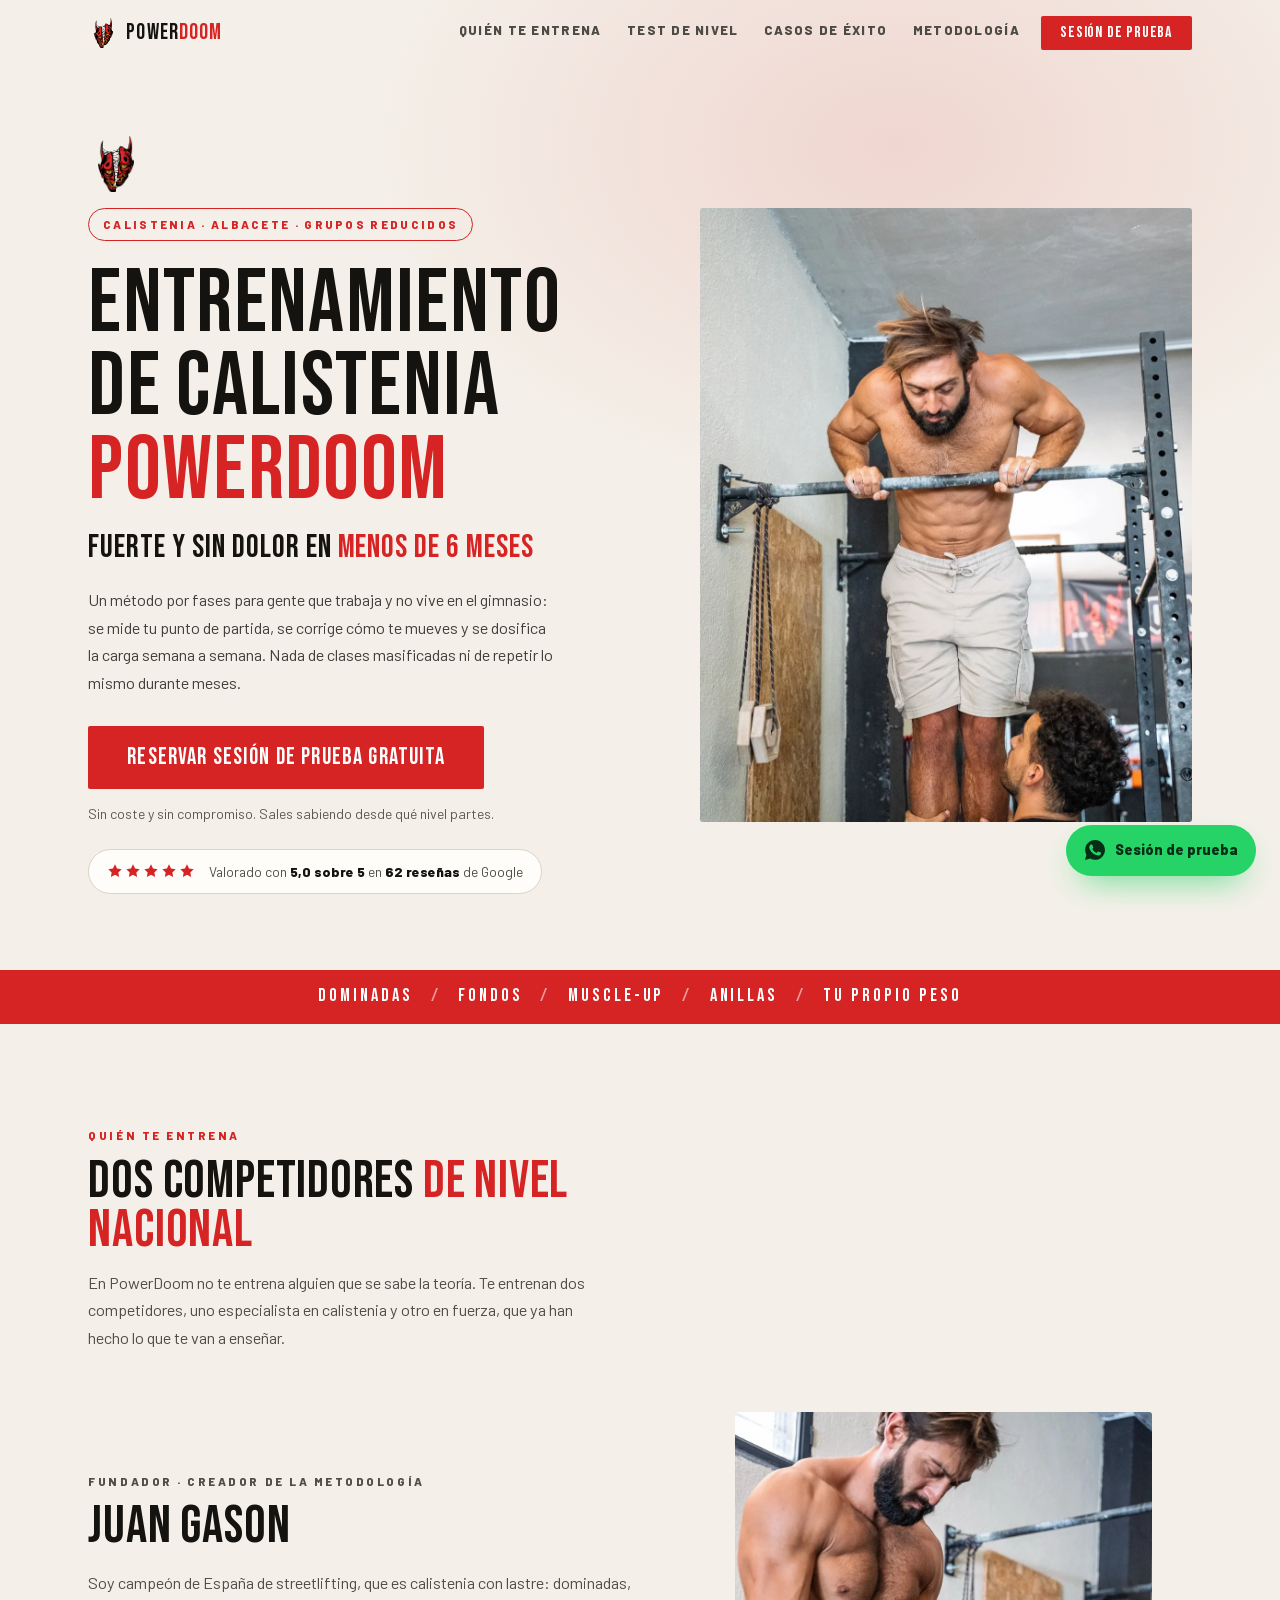
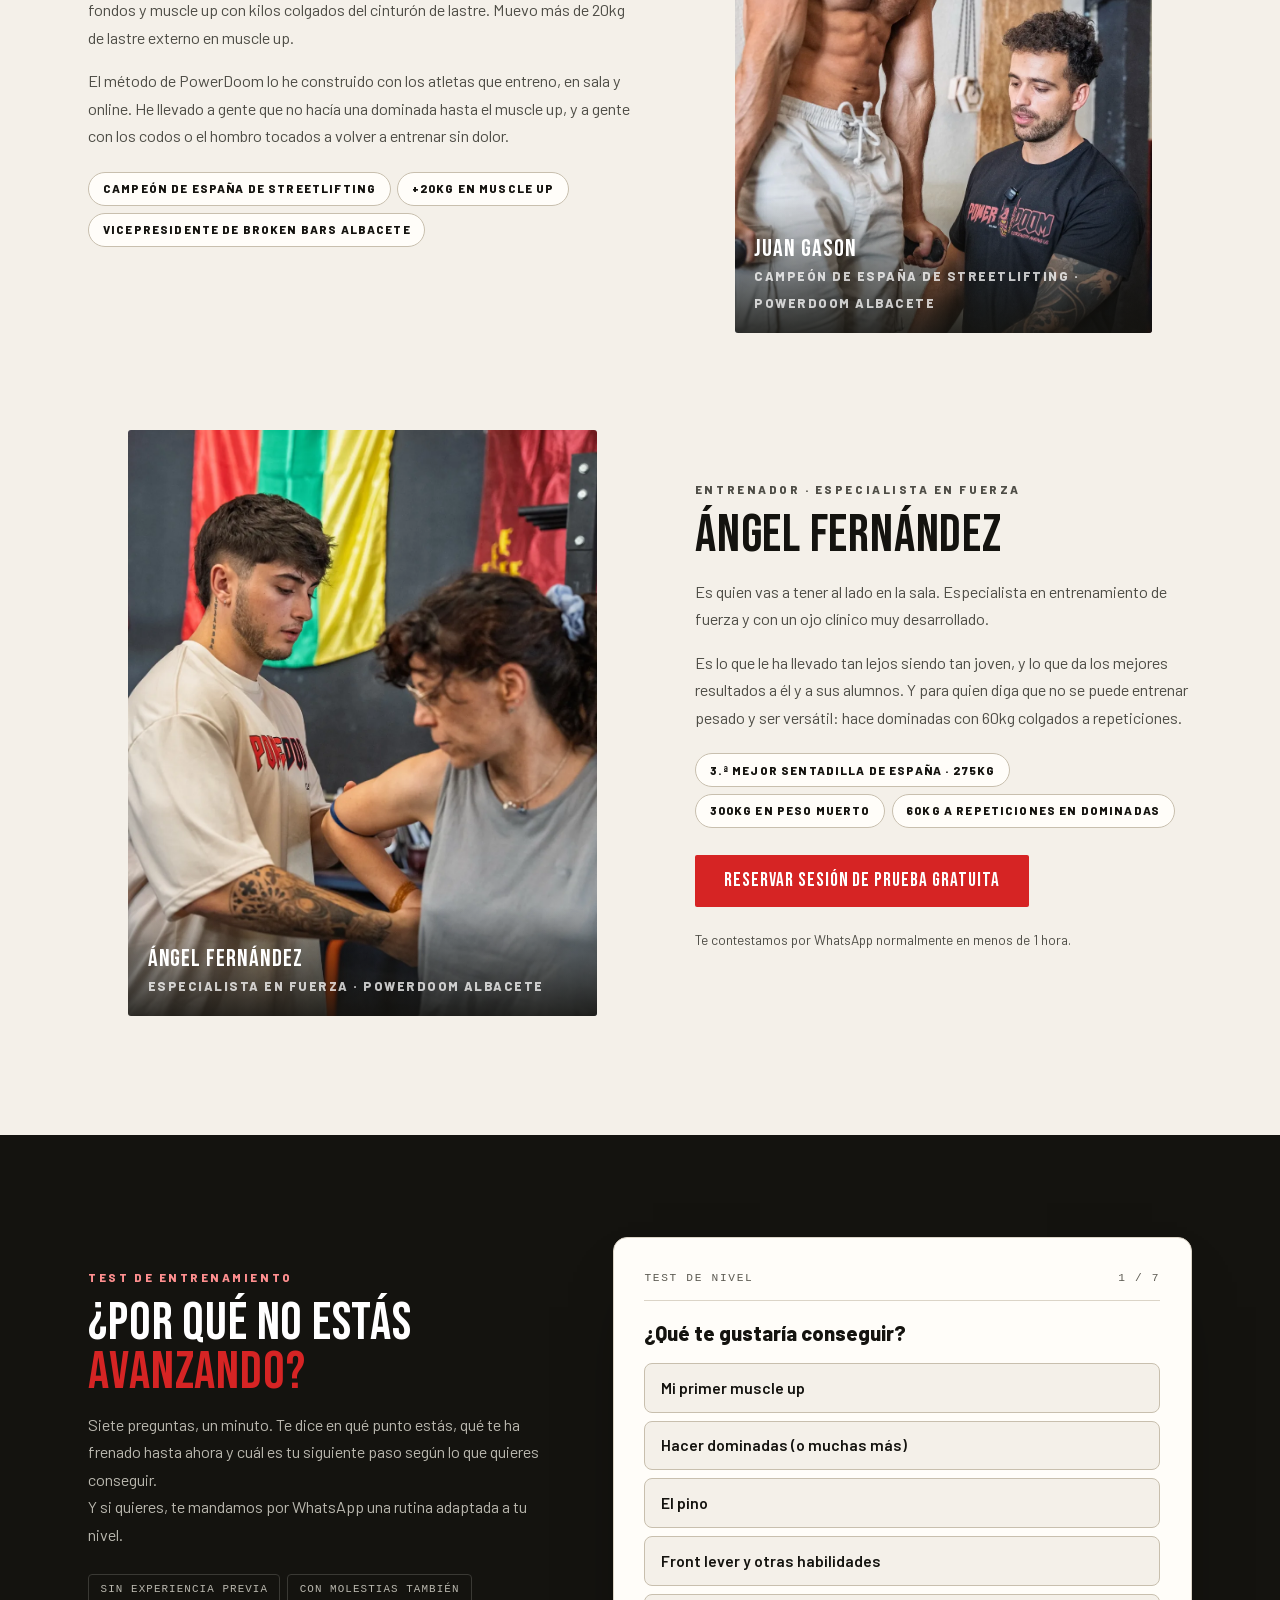
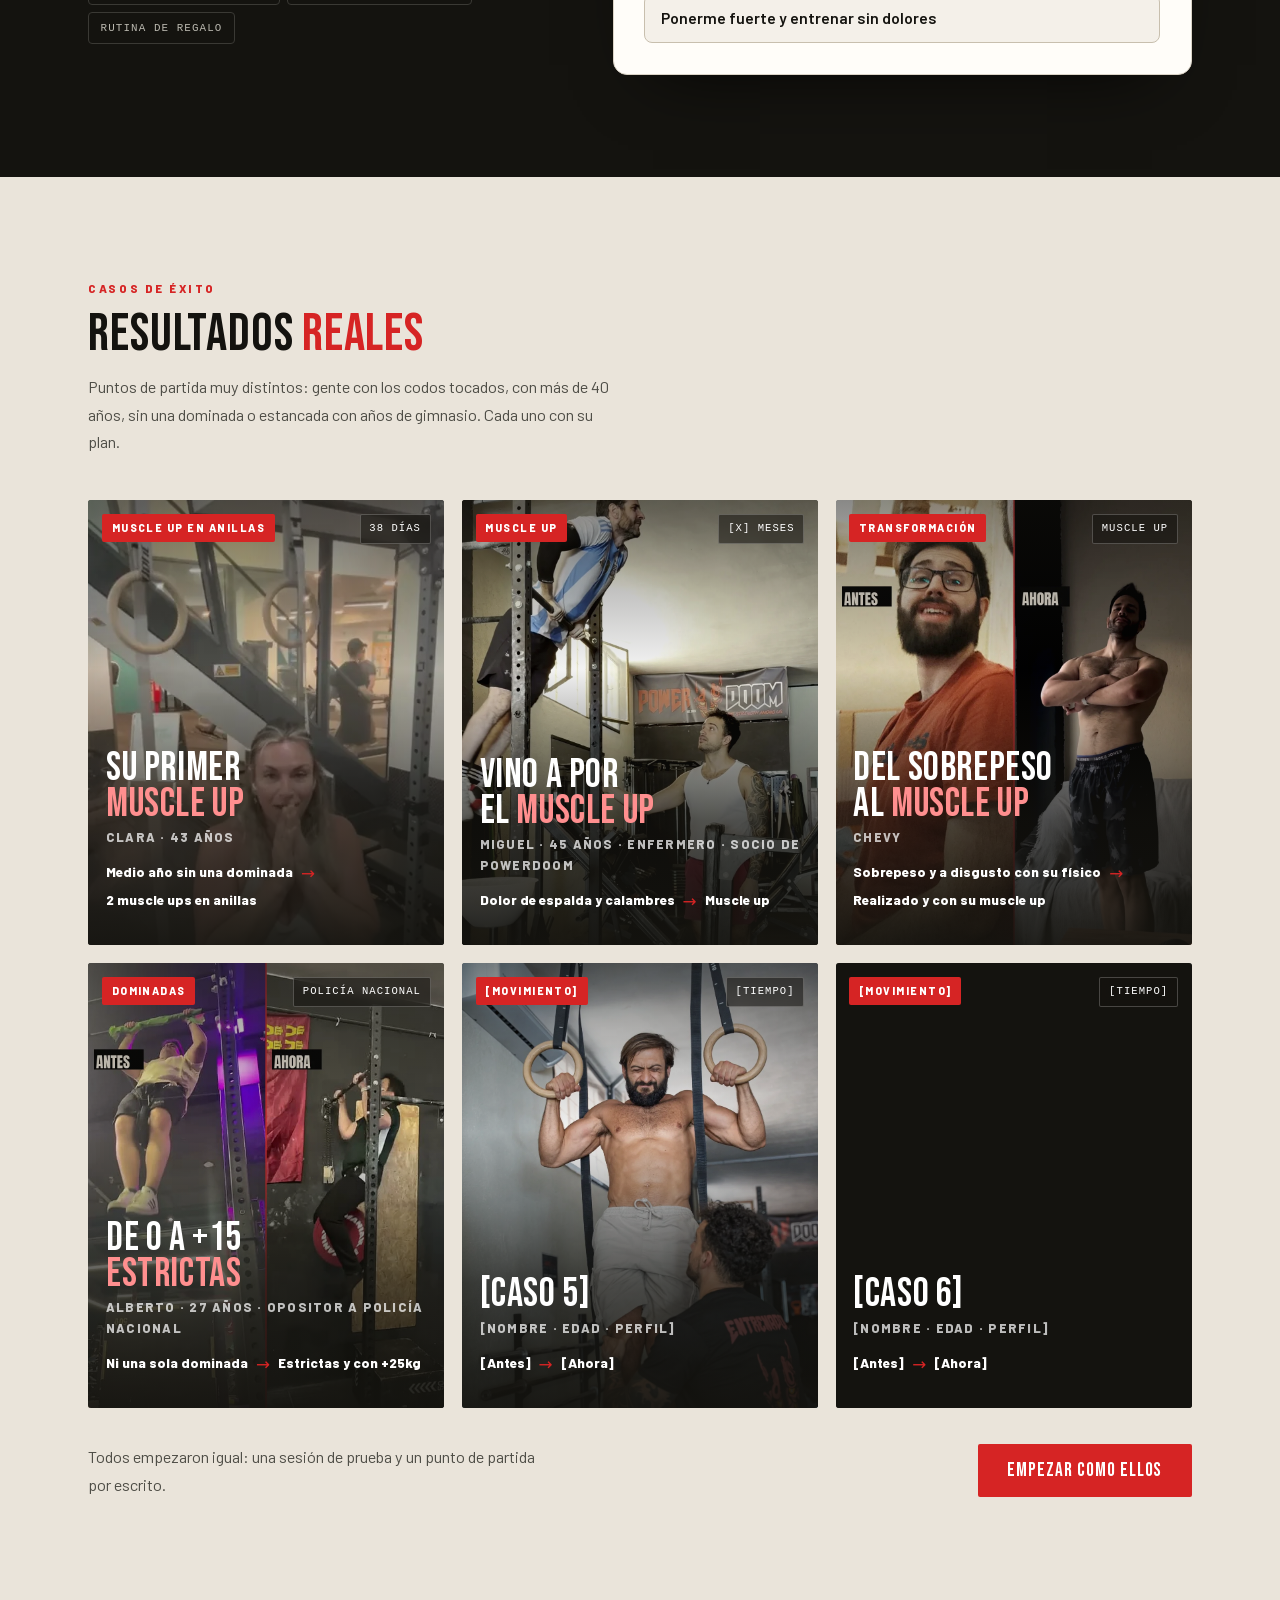
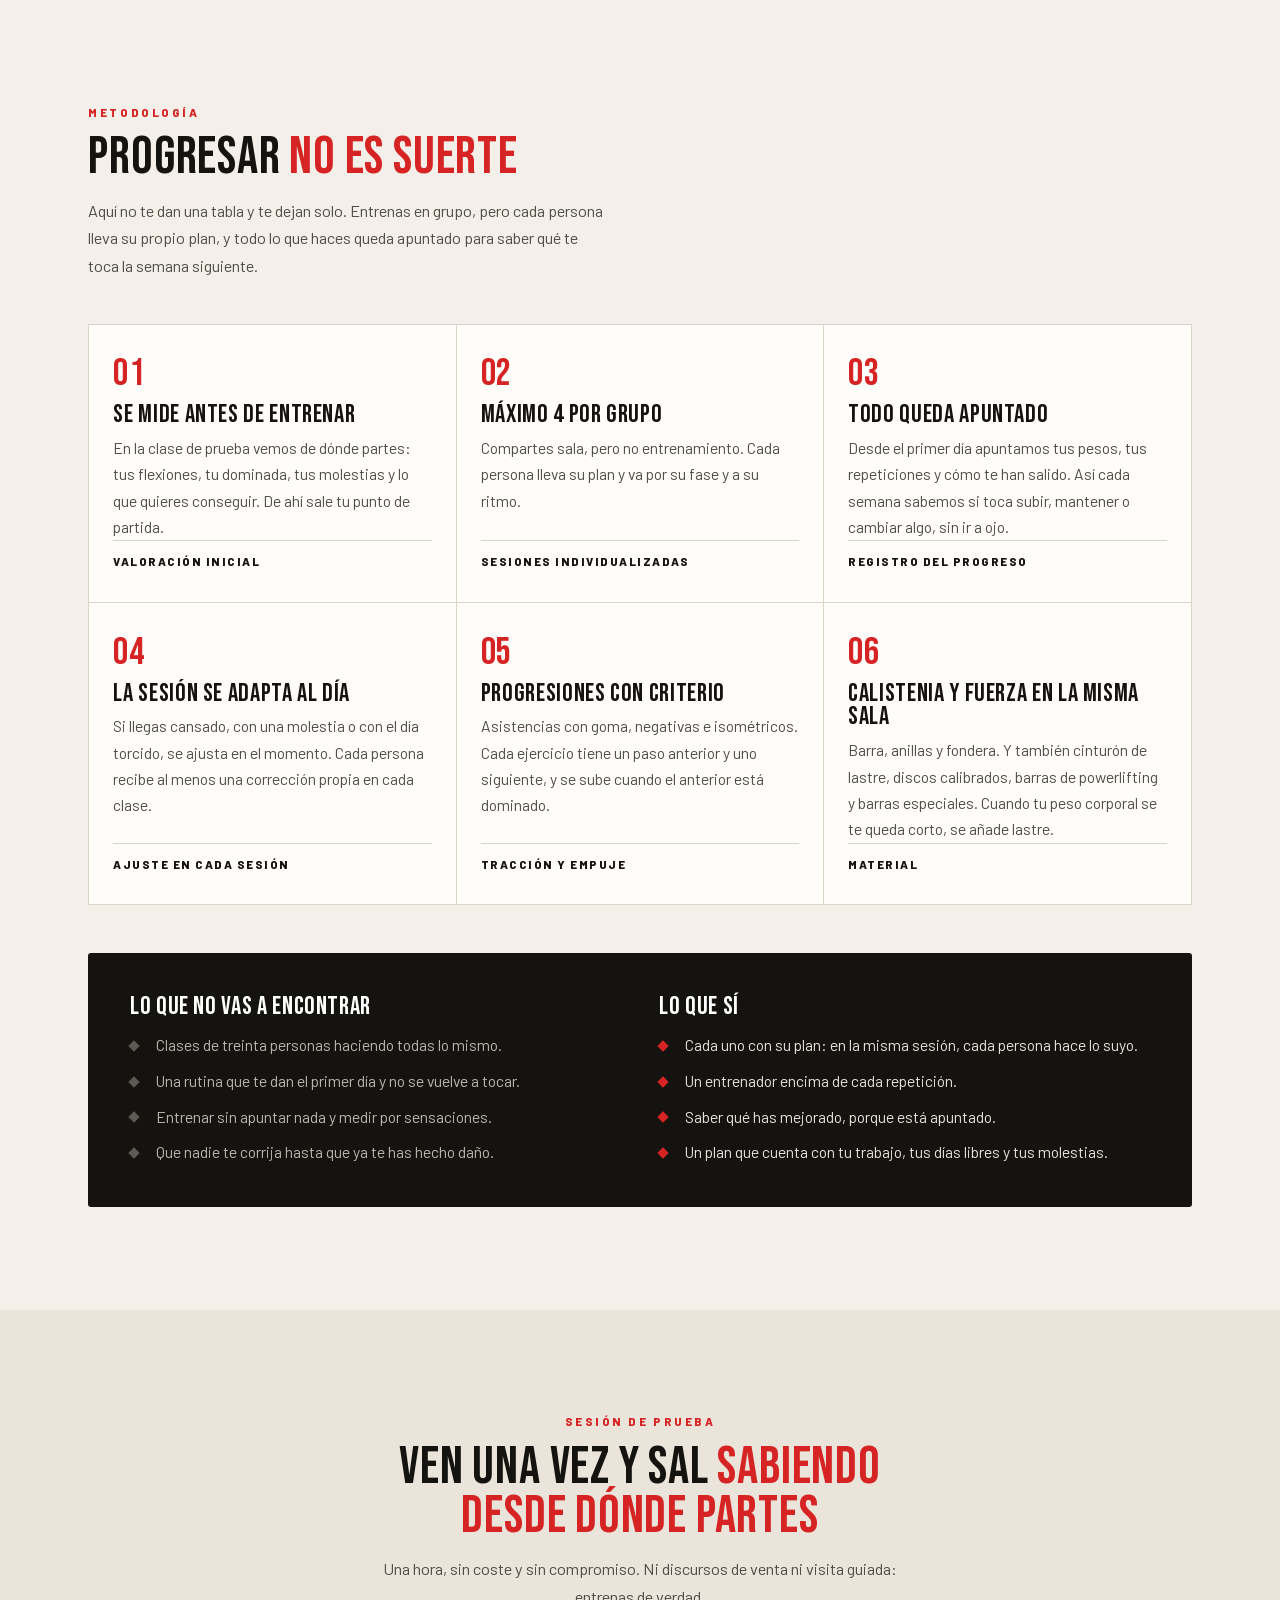
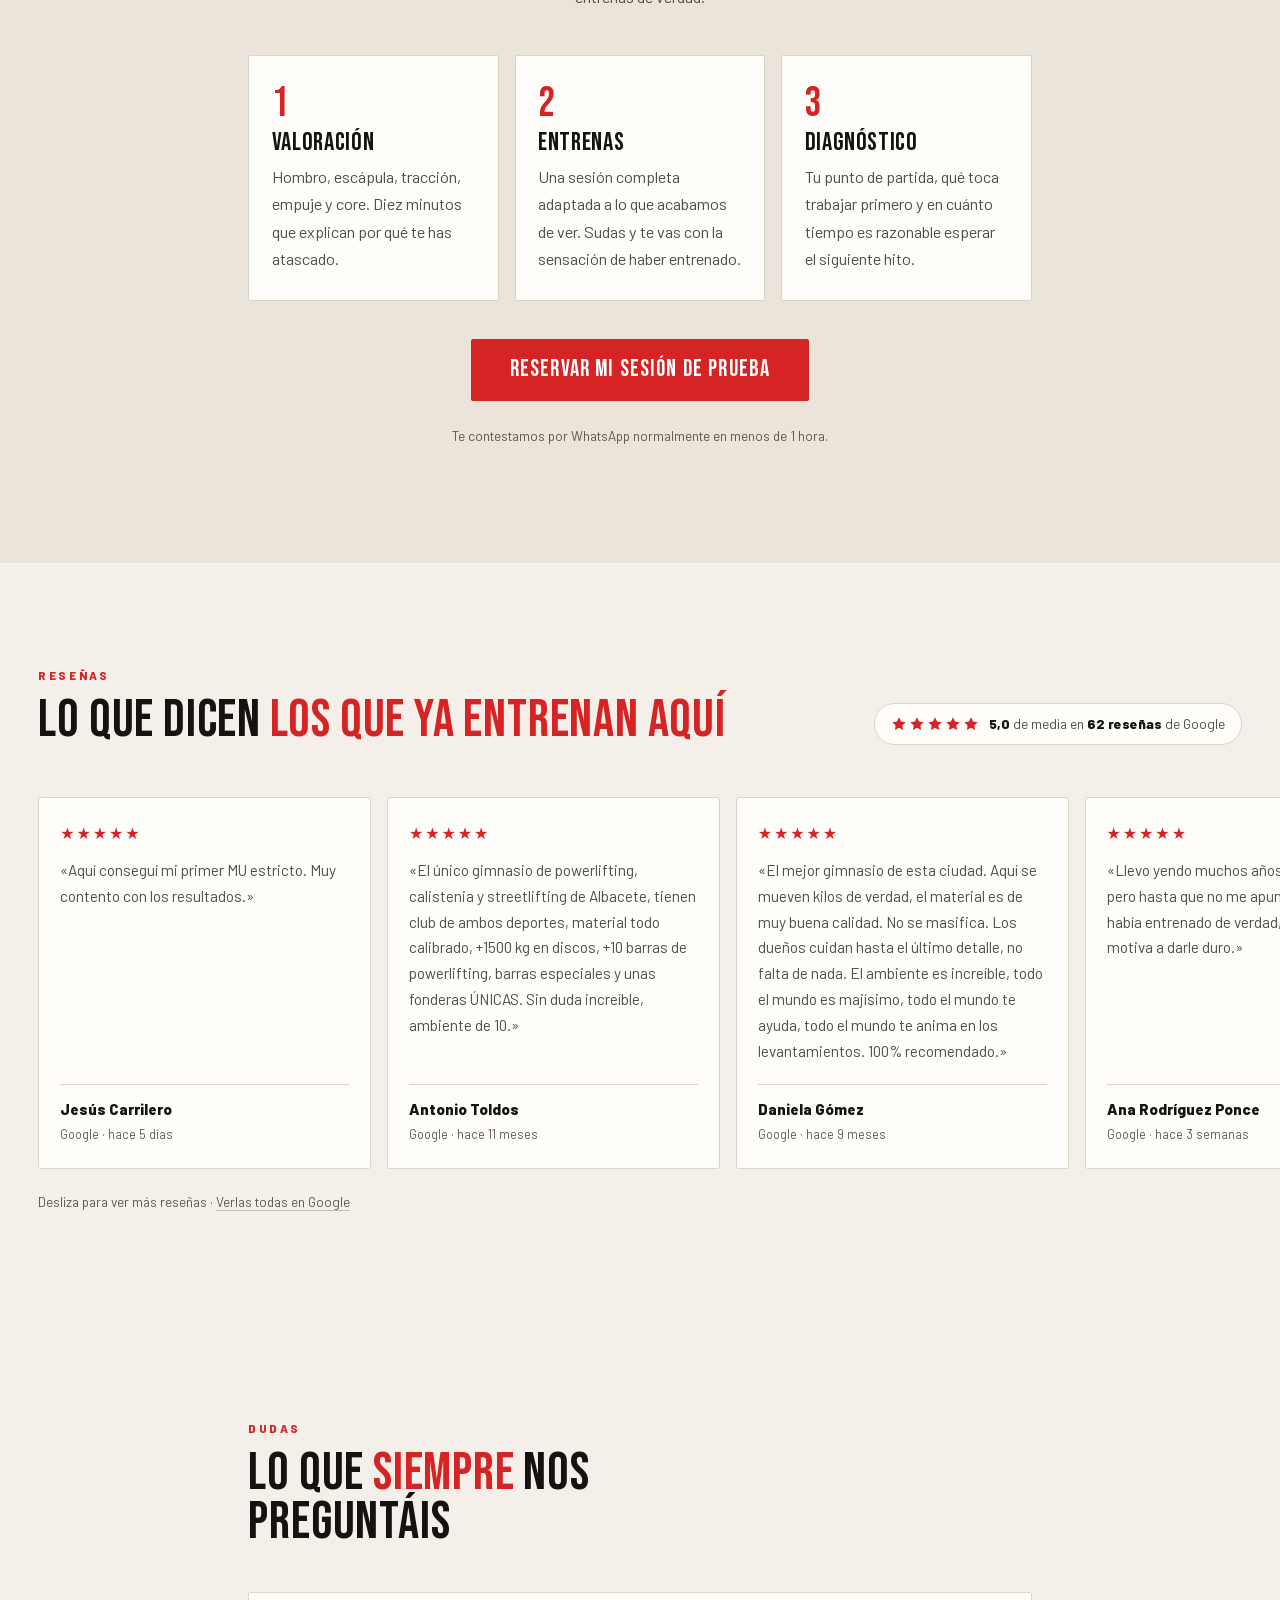
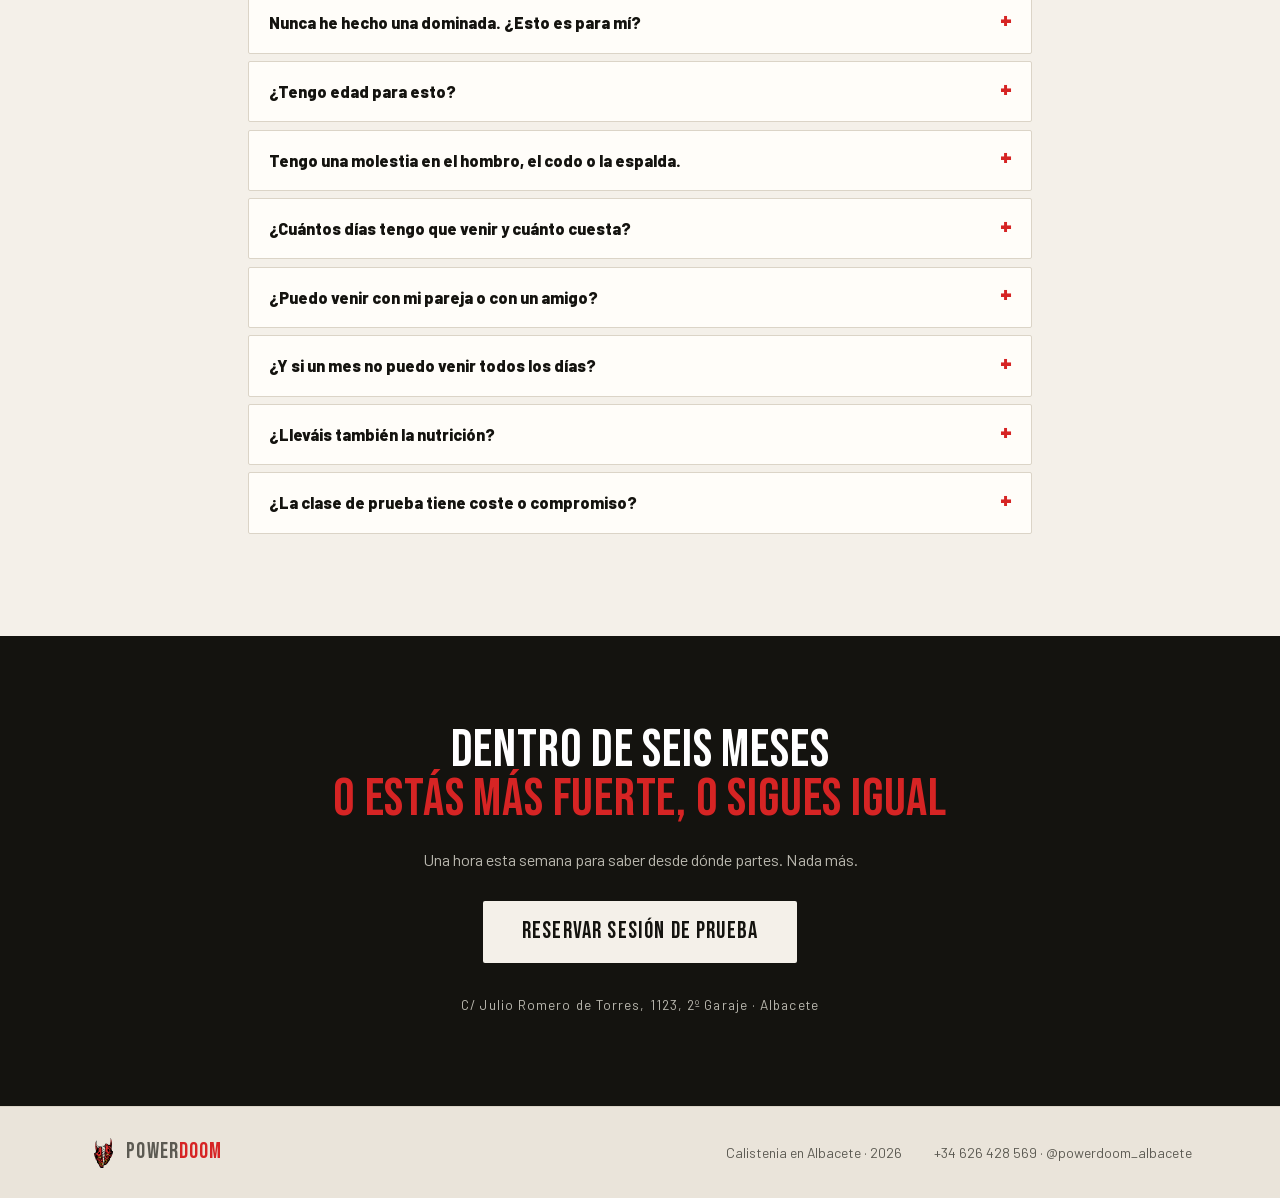
<file: index.html>
<!DOCTYPE html>
<html lang="es">
<head>
<meta charset="utf-8">
<meta name="viewport" content="width=device-width, initial-scale=1, viewport-fit=cover">
<title>Calistenia en Albacete · Fuerte y sin dolor en menos de 6 meses | PowerDoom</title>
<meta name="description" content="Entrenamiento de calistenia en Albacete en grupos reducidos. Método propio, progresiones medidas y un entrenador pendiente de ti. Calcula tu nivel y reserva tu sesión de prueba gratuita.">
<meta name="theme-color" content="#F4F0E9">
<meta name="robots" content="noindex,nofollow">
<meta property="og:title" content="Fuerte y sin dolor en menos de 6 meses · Calistenia en Albacete">
<meta property="og:description" content="Método de calistenia por fases, grupos reducidos y sesión de prueba sin coste. Calcula tu nivel en 30 segundos.">
<link rel="icon" href="assets/favicon.svg" type="image/svg+xml">
<link rel="preload" href="assets/fonts/bebasneue-400.woff2" as="font" type="font/woff2" crossorigin>
<link rel="preload" href="assets/fonts/barlow-400.woff2" as="font" type="font/woff2" crossorigin>
<link rel="stylesheet" href="css/fonts.css">
<link rel="stylesheet" href="css/l4.css">
<script>document.documentElement.className='js'</script>

<style id="test-css">
  .q__back{background:none;border:0;color:var(--ink-s);font:600 .82rem/1 'Barlow',sans-serif;cursor:pointer;margin-top:.9rem;padding:0;text-decoration:underline}
  #r-mol:empty{display:none}
</style>
</head>
<body>

<header class="nav" data-nav>
  <div class="wrap nav__in">
    <a class="logo" href="#top"><img src="assets/img/icon/powerdoom-head.webp" alt="" width="32" height="32" decoding="async"><span>POWER<b>DOOM</b></span></a>
    <nav class="nav__links" aria-label="Principal">
      <a href="#entrenador">Quién te entrena</a>
      <a href="#test">Test de nivel</a>
      <a href="#casos">Casos de éxito</a>
      <a href="#metodo">Metodología</a>
    </nav>
    <a class="btn btn--red btn--sm nav__cta" data-wa="Hola 👋 Quiero reservar una sesión de prueba de calistenia.">Sesión de prueba</a>
    <button class="burger" data-burger aria-label="Menú" aria-expanded="false" aria-controls="menu"><span></span><span></span><span></span></button>
  </div>
</header>
<div class="menu" id="menu" data-menu hidden>
  <a href="#entrenador">Quién te entrena</a><a href="#test">Test de nivel</a><a href="#casos">Casos de éxito</a><a href="#metodo">Metodología</a><a href="#prueba">Sesión de prueba</a><a href="#resenas">Reseñas</a><a href="#faq">Preguntas</a>
  <a class="btn btn--red" data-wa="Hola 👋 Quiero reservar una sesión de prueba de calistenia.">Reservar sesión de prueba</a>
</div>

<main id="top">

<!-- ══ 1 · HERO (centrado, estilo autoridad) ══ -->
<section class="hero">
  <div class="wrap hero__grid">
   <div class="hero__txt">
    <img class="hero__mark" src="assets/img/icon/powerdoom-head.webp" alt="" width="64" height="64" decoding="async">
    <p class="tag">Calistenia · Albacete · Grupos reducidos</p>
    <h1>Entrenamiento<br>de calistenia<br><em>PowerDoom</em></h1>
    <p class="hero__claim">Fuerte y sin dolor en <b>menos de 6 meses</b></p>
    <p class="hero__sub">Un método por fases para gente que trabaja y no vive en el gimnasio: se mide tu punto de partida, se corrige cómo te mueves y se dosifica la carga semana a semana. Nada de clases masificadas ni de repetir lo mismo durante meses.</p>
    <a class="btn btn--red btn--lg" data-wa="Hola 👋 Quiero reservar mi sesión de prueba gratuita de calistenia. ¿Qué días tenéis hueco?">Reservar sesión de prueba gratuita</a>
    <p class="hero__note">Sin coste y sin compromiso. Sales sabiendo desde qué nivel partes.</p>

    <!-- ▼▼ EDITA AQUÍ: prueba social (número y fuente reales) ▼▼ -->
    <div class="trust">
      <span class="trust__stars" aria-hidden="true">
        <svg viewBox="0 0 24 24"><path d="m12 2 3.09 6.26L22 9.27l-5 4.87 1.18 6.88L12 17.77l-6.18 3.25L7 14.14l-5-4.87 6.91-1.01L12 2Z"/></svg>
        <svg viewBox="0 0 24 24"><path d="m12 2 3.09 6.26L22 9.27l-5 4.87 1.18 6.88L12 17.77l-6.18 3.25L7 14.14l-5-4.87 6.91-1.01L12 2Z"/></svg>
        <svg viewBox="0 0 24 24"><path d="m12 2 3.09 6.26L22 9.27l-5 4.87 1.18 6.88L12 17.77l-6.18 3.25L7 14.14l-5-4.87 6.91-1.01L12 2Z"/></svg>
        <svg viewBox="0 0 24 24"><path d="m12 2 3.09 6.26L22 9.27l-5 4.87 1.18 6.88L12 17.77l-6.18 3.25L7 14.14l-5-4.87 6.91-1.01L12 2Z"/></svg>
        <svg viewBox="0 0 24 24"><path d="m12 2 3.09 6.26L22 9.27l-5 4.87 1.18 6.88L12 17.77l-6.18 3.25L7 14.14l-5-4.87 6.91-1.01L12 2Z"/></svg>
      </span>
      <p>Valorado con <b><span data-resenas-nota>5,0</span> sobre 5</b> en <b data-resenas-total>62 reseñas</b> de Google</p>
    </div>
    <!-- ▲▲ FIN prueba social ▲▲ -->
   </div>

   <figure class="hero__fig">
     <img src="assets/img/fotos/hero.webp" style="object-position:50% 12%" alt="Alumno haciendo un muscle up con el entrenador al lado en PowerDoom Albacete" width="1600" height="1067" fetchpriority="high" decoding="async">
   </figure>
  </div>
</section>

<!-- BANDA -->
<div class="band">
  <div class="wrap band__in">
    <span>Dominadas</span><i>/</i><span>Fondos</span><i>/</i><span>Muscle-up</span><i>/</i><span>Anillas</span><i>/</i><span>Tu propio peso</span>
  </div>
</div>

<!-- ══ 2 · QUIÉN TE ENTRENA ══ -->
<section class="sec" id="entrenador">
  <div class="wrap">
    <header class="head reveal">
      <p class="kicker">Quién te entrena</p>
      <h2>Dos competidores <em>de nivel nacional</em></h2>
      <p class="lead">En PowerDoom no te entrena alguien que se sabe la teoría. Te entrenan dos competidores, uno especialista en calistenia y otro en fuerza, que ya han hecho lo que te van a enseñar.</p>
    </header>
  </div>
  <div class="wrap coach">
    <div class="coach__txt reveal">
      <p class="kicker">Fundador · Creador de la metodología</p>
      <h2>Juan Gason</h2>
      <p>Soy campeón de España de streetlifting, que es calistenia con lastre: dominadas, fondos y muscle up con kilos colgados del cinturón de lastre. Muevo más de 20kg de lastre externo en muscle up.</p>
      <p>El método de PowerDoom lo he construido con los atletas que entreno, en sala y online. He llevado a gente que no hacía una dominada hasta el muscle up, y a gente con los codos o el hombro tocados a volver a entrenar sin dolor.</p>
      <ul class="coach__creds">
        <li>Campeón de España de streetlifting</li>
        <li>+20kg en muscle up</li>
        <li>Vicepresidente de Broken Bars Albacete</li>
      </ul>
    </div>
    <figure class="coach__img reveal">
      <img src="assets/img/fotos/coach-juan.webp" alt="Juan Gason corrigiendo un fondo en paralelas en PowerDoom" width="1067" height="1600" style="object-position:50% 30%" loading="lazy" decoding="async">
      <figcaption class="coach__sig"><b>Juan Gason</b><span>Campeón de España de streetlifting · PowerDoom Albacete</span></figcaption>
    </figure>
  </div>
  <div class="wrap coach" style="margin-top:clamp(2.4rem,5vw,4rem)">
    <figure class="coach__img reveal">
      <img src="assets/img/fotos/coach-angel.webp" alt="Ángel Fernández corrigiendo la posición del hombro de una alumna en PowerDoom" width="1067" height="1600" style="object-position:50% 30%" loading="lazy" decoding="async">
      <figcaption class="coach__sig"><b>Ángel Fernández</b><span>Especialista en fuerza · PowerDoom Albacete</span></figcaption>
    </figure>
    <div class="coach__txt reveal">
      <p class="kicker">Entrenador · Especialista en fuerza</p>
      <h2>Ángel Fernández</h2>
      <p>Es quien vas a tener al lado en la sala. Especialista en entrenamiento de fuerza y con un ojo clínico muy desarrollado.</p>
      <p>Es lo que le ha llevado tan lejos siendo tan joven, y lo que da los mejores resultados a él y a sus alumnos. Y para quien diga que no se puede entrenar pesado y ser versátil: hace dominadas con 60kg colgados a repeticiones.</p>
      <ul class="coach__creds">
        <li>3.ª mejor sentadilla de España · 275kg</li>
        <li>300kg en peso muerto</li>
        <li>60kg a repeticiones en dominadas</li>
      </ul>
      <div class="coach__cta">
        <a class="btn btn--red" data-wa="Hola 👋 Me gustaría hablar con el entrenador y reservar la sesión de prueba de calistenia.">Reservar sesión de prueba gratuita</a>
        <p class="micro">Te contestamos por WhatsApp normalmente en menos de 1 hora.</p>
      </div>
    </div>
  </div>
</section>

<!-- ══ 3 · TEST DE NIVEL ══ -->
<section class="test-sec">
  <div class="wrap test-grid">
    <div class="test-grid__txt reveal">
      <p class="kicker kicker--inv">Test de entrenamiento</p>
      <h2>¿Por qué no estás <em>avanzando?</em></h2>
      <p class="lead lead--inv">Siete preguntas, un minuto. Te dice en qué punto estás, qué te ha frenado hasta ahora y cuál es tu siguiente paso según lo que quieres conseguir.</p>
      <p class="lead lead--inv">Y si quieres, te mandamos por WhatsApp una rutina adaptada a tu nivel.</p>
      <ul class="pills">
        <li>Sin experiencia previa</li><li>Con molestias también</li><li>Rutina de regalo</li>
      </ul>
    </div>

    <div class="test" id="test">
      <div class="test__head">
        <span class="mono">Test de nivel</span>
        <span class="mono" id="t-step">1 / 7</span>
      </div>

      <form id="t-form">
        <fieldset class="q is-on" data-k="obj">
          <legend>¿Qué te gustaría conseguir?</legend>
          <div class="opts">
            <button type="button" data-v="mu" data-t="Muscle up">Mi primer muscle up</button>
            <button type="button" data-v="doms" data-t="Dominadas">Hacer dominadas (o muchas más)</button>
            <button type="button" data-v="pino" data-t="Pino">El pino</button>
            <button type="button" data-v="fl" data-t="Front lever">Front lever y otras habilidades</button>
            <button type="button" data-v="salud" data-t="Fuerza y salud">Ponerme fuerte y entrenar sin dolores</button>
          </div>
        </fieldset>

        <fieldset class="q" data-k="doms">
          <legend>¿Cuántas dominadas estrictas haces hoy, sin impulso?</legend>
          <div class="opts">
            <button type="button" data-v="0" data-t="0 (me cuesta colgarme)">Ninguna, y me cuesta aguantar colgado</button>
            <button type="button" data-v="1" data-t="0 (aguanto colgado)">Ninguna, pero aguanto colgado</button>
            <button type="button" data-v="2" data-t="1-3">Entre 1 y 3</button>
            <button type="button" data-v="3" data-t="4-9">Entre 4 y 9</button>
            <button type="button" data-v="4" data-t="10+">10 o más</button>
          </div>
          <button type="button" class="q__back">← Anterior</button>
        </fieldset>

        <fieldset class="q" data-k="flex">
          <legend>¿Y cuántas flexiones seguidas, bien hechas?</legend>
          <div class="opts">
            <button type="button" data-v="0" data-t="0 o con rodillas">Ninguna, o solo con rodillas</button>
            <button type="button" data-v="1" data-t="1-10">Entre 1 y 10</button>
            <button type="button" data-v="2" data-t="11-25">Entre 11 y 25</button>
            <button type="button" data-v="3" data-t="+25">Más de 25</button>
          </div>
          <button type="button" class="q__back">← Anterior</button>
        </fieldset>

        <fieldset class="q" data-k="freno">
          <legend>¿Qué has probado hasta ahora?</legend>
          <div class="opts">
            <button type="button" data-v="gym" data-t="Gimnasio sin plan">Gimnasio por mi cuenta, sin plan</button>
            <button type="button" data-v="clase" data-t="Entrenador o clases">Entrenador o clases en grupo</button>
            <button type="button" data-v="yt" data-t="Rutinas de internet">Rutinas de YouTube o de internet</button>
            <button type="button" data-v="estancado" data-t="Calistenia, estancado">Calistenia, pero llevo tiempo estancado</button>
            <button type="button" data-v="cero" data-t="Nada, de cero">Nada, empiezo de cero</button>
          </div>
          <button type="button" class="q__back">← Anterior</button>
        </fieldset>

        <fieldset class="q" data-k="molestia">
          <legend>¿Tienes alguna molestia al entrenar?</legend>
          <div class="opts">
            <button type="button" data-v="no" data-t="Ninguna">No, ninguna</button>
            <button type="button" data-v="codo" data-t="Codo o muñeca">Codo o muñeca</button>
            <button type="button" data-v="hombro" data-t="Hombro">Hombro</button>
            <button type="button" data-v="espalda" data-t="Espalda baja">Espalda baja</button>
          </div>
          <button type="button" class="q__back">← Anterior</button>
        </fieldset>

        <fieldset class="q" data-k="dias">
          <legend>¿Cuántos días a la semana podrías venir?</legend>
          <div class="opts">
            <button type="button" data-v="1" data-t="1 día">1 día</button>
            <button type="button" data-v="2" data-t="2 días">2 días</button>
            <button type="button" data-v="3" data-t="3 días">3 días</button>
          </div>
          <button type="button" class="q__back">← Anterior</button>
        </fieldset>

        <fieldset class="q" data-k="hora">
          <legend>¿Cuándo te viene mejor entrenar?</legend>
          <div class="opts">
            <button type="button" data-v="m" data-t="Por la mañana">Por la mañana</button>
            <button type="button" data-v="t" data-t="Por la tarde">Por la tarde</button>
          </div>
          <button type="button" class="q__back">← Anterior</button>
        </fieldset>
      </form>

      <div class="res" id="t-res" hidden>
        <p class="mono">Tu punto de partida</p>
        <h3 id="r-title" class="res__lvl" style="font-size:clamp(2.2rem,5vw,3.2rem)">Construir la base</h3>
        <p id="r-txt"></p>
        <p class="res__next"><span class="mono">Tu siguiente paso</span><b id="r-next"></b></p>
        <p class="res__next"><span class="mono">Qué te ha frenado</span><span id="r-freno"></span></p>
        <p class="res__next" id="r-mol-w"><span class="mono">Tu molestia</span><span id="r-mol"></span></p>
        <div class="res__caso" style="background:var(--paper);border-radius:10px;padding:.9rem 1rem;margin:0 0 1.1rem">
          <span class="mono">Alguien como tú</span>
          <p style="margin:.35rem 0 .2rem"><b id="r-caso-n"></b></p>
          <p id="r-caso-t" style="margin:0"></p>
          <a id="r-caso-u" href="#" target="_blank" rel="noopener" style="font-weight:700;color:var(--red)">Ver su caso →</a>
        </div>
        <p class="res__next"><span class="mono">Tu rutina de regalo</span><b id="r-rutina"></b></p>
        <p class="micro" style="margin-bottom:1rem">Con los días que puedes venir: <b id="r-tarifa"></b>. Si venís dos personas, cada una paga la sesión a 12,50€.</p>
        <a class="btn btn--red btn--full" id="r-cta" href="#" target="_blank" rel="noopener">Quiero mi rutina y la clase de prueba</a>
        <button type="button" class="res__again" id="r-again">Repetir el test</button>
        <p class="micro">Te escribimos por WhatsApp con tu rutina. La clase de prueba es gratis y no te pedimos ningún dato de pago.</p>
      </div>
    </div>
  </div>
</section>

<!-- ══ 4 · CASOS DE ÉXITO ══ -->
<section class="sec sec--soft" id="casos">
  <div class="wrap">
    <header class="head reveal">
      <p class="kicker">Casos de éxito</p>
      <h2>Resultados <em>reales</em></h2>
      <p class="lead">Puntos de partida muy distintos: gente con los codos tocados, con más de 40 años, sin una dominada o estancada con años de gimnasio. Cada uno con su plan.</p>
    </header>
    <div class="casos">

      <article class="caso reveal">
        <div class="caso__ph"><img src="assets/img/fotos/caso-clara.webp" alt="Clara celebrando su primer muscle up en anillas" width="1067" height="1600" style="object-position:50% 35%" loading="lazy" decoding="async"></div>
        <div class="caso__top"><span class="caso__badge">Muscle up en anillas</span><span class="caso__time">38 días</span></div>
        <div class="caso__body">
          <p class="caso__big">Su primer<br><em>muscle up</em></p>
          <p class="caso__who">Clara · 43 años</p>
          <p class="caso__ba"><b>Medio año sin una dominada</b><i>→</i><b>2 muscle ups en anillas</b></p>
          <p class="caso__q">Llegó con epicondilitis en los dos codos. 38 días después sacó el muscle up en anillas, y no una vez: dos en la misma sesión.</p>
          <p class="caso__q"><a href="https://www.instagram.com/p/DcRY-n1DtL_/" target="_blank" rel="noopener" style="color:#fff;text-decoration:underline">Ver su caso completo →</a></p>
        </div>
        <span class="caso__bar"></span>
      </article>

      <article class="caso reveal">
        <!-- PENDIENTE: Juan: meses que tardó Miguel + enlace a su testimonio. Cesión de imagen sin firmar. -->
        <div class="caso__ph"><img src="assets/img/fotos/caso-miguel.webp" alt="Miguel haciendo un muscle up en PowerDoom" width="1080" height="1920" style="object-position:40% 30%" loading="lazy" decoding="async"></div>
        <div class="caso__top"><span class="caso__badge">Muscle up</span><span class="caso__time">[X] meses</span></div>
        <div class="caso__body">
          <p class="caso__big">Vino a por<br>el <em>muscle up</em></p>
          <p class="caso__who">Miguel · 45 años · enfermero · socio de PowerDoom</p>
          <p class="caso__ba"><b>Dolor de espalda y calambres</b><i>→</i><b>Muscle up</b></p>
          <p class="caso__q">Consiguió el muscle up, que era a lo que venía, y por el camino se le fueron el dolor de espalda y los calambres. «Yo he venido aquí porque quiero hacer muscle up. Y lo he conseguido de sobra.»</p>
        </div>
        <span class="caso__bar"></span>
      </article>

      <article class="caso reveal">
        <div class="caso__ph"><img src="assets/img/fotos/caso-chevi.webp" alt="Chevy antes y ahora" width="1080" height="1350" style="object-position:50% 50%" loading="lazy" decoding="async"></div>
        <div class="caso__top"><span class="caso__badge">Transformación</span><span class="caso__time">Muscle up</span></div>
        <div class="caso__body">
          <p class="caso__big">Del sobrepeso<br>al <em>muscle up</em></p>
          <p class="caso__who">Chevy</p>
          <p class="caso__ba"><b>Sobrepeso y a disgusto con su físico</b><i>→</i><b>Realizado y con su muscle up</b></p>
          <p class="caso__q">Tenía sobrepeso y no estaba a gusto con su físico. Hoy se siente realizado con lo que ve en el espejo y ha conseguido algo que antes veía muy lejos: el muscle up.</p>
          <p class="caso__q"><a href="https://www.youtube.com/shorts/FKYJEyEU9Ng?feature=share" target="_blank" rel="noopener" style="color:#fff;text-decoration:underline">Ver su caso completo →</a></p>
        </div>
        <span class="caso__bar"></span>
      </article>

      <article class="caso reveal">
        <div class="caso__ph"><img src="assets/img/fotos/caso-alberto.webp" alt="Alberto antes y ahora haciendo dominadas" width="1080" height="1350" style="object-position:50% 50%" loading="lazy" decoding="async"></div>
        <div class="caso__top"><span class="caso__badge">Dominadas</span><span class="caso__time">Policía Nacional</span></div>
        <div class="caso__body">
          <p class="caso__big">De 0 a +15<br><em>estrictas</em></p>
          <p class="caso__who">Alberto · 27 años · opositor a Policía Nacional</p>
          <p class="caso__ba"><b>Ni una sola dominada</b><i>→</i><b>Estrictas y con +25kg</b></p>
          <p class="caso__q">Sus primeras dominadas eran con goma o a base de patadas, y en su oposición la dominada puntúa. Trabaja por las mañanas y entrena alrededor del turno. Hoy hace más de 15 dominadas estrictas seguidas y dominadas con más de 25kg de lastre.</p>
        </div>
        <span class="caso__bar"></span>
      </article>

      <article class="caso reveal">
        <!-- PENDIENTE: Caso 5 por elegir (mejor socio presencial). Foto de relleno. -->
        <div class="caso__ph"><img src="assets/img/fotos/relleno-anillas.webp" alt="Alumno entrenando en anillas en PowerDoom" width="1067" height="1600" style="object-position:50% 30%" loading="lazy" decoding="async"></div>
        <div class="caso__top"><span class="caso__badge">[Movimiento]</span><span class="caso__time">[Tiempo]</span></div>
        <div class="caso__body">
          <p class="caso__big">[Caso 5]</p>
          <p class="caso__who">[Nombre · edad · perfil]</p>
          <p class="caso__ba"><b>[Antes]</b><i>→</i><b>[Ahora]</b></p>
          <p class="caso__q">[Dolor: qué le frenaba al llegar y qué ha conseguido.]</p>
        </div>
        <span class="caso__bar"></span>
      </article>

      <article class="caso reveal">
        <!-- PENDIENTE: Caso 6 por elegir (mejor socio presencial). Foto de relleno. -->
        <div class="caso__ph"><img src="assets/img/fotos/relleno-anillas-2.webp" alt="Alumna entrenando en anillas en PowerDoom" width="1067" height="1600" style="object-position:50% 30%" loading="lazy" decoding="async"></div>
        <div class="caso__top"><span class="caso__badge">[Movimiento]</span><span class="caso__time">[Tiempo]</span></div>
        <div class="caso__body">
          <p class="caso__big">[Caso 6]</p>
          <p class="caso__who">[Nombre · edad · perfil]</p>
          <p class="caso__ba"><b>[Antes]</b><i>→</i><b>[Ahora]</b></p>
          <p class="caso__q">[Dolor: qué le frenaba al llegar y qué ha conseguido.]</p>
        </div>
        <span class="caso__bar"></span>
      </article>
    </div>
    <!-- ▲▲ FIN casos editables ▲▲ -->

    <div class="casos__cta reveal">
      <p>Todos empezaron igual: una sesión de prueba y un punto de partida por escrito.</p>
      <a class="btn btn--red" data-wa="Hola 👋 He visto los casos de éxito de la web y quiero reservar mi sesión de prueba de calistenia.">Empezar como ellos</a>
    </div>
  </div>
</section>

<!-- ══ 5 · METODOLOGÍA ══ -->
<section class="sec" id="metodo">
  <div class="wrap">
    <header class="head reveal">
      <p class="kicker">Metodología</p>
      <h2>Progresar <em>no es suerte</em></h2>
      <p class="lead">Aquí no te dan una tabla y te dejan solo. Entrenas en grupo, pero cada persona lleva su propio plan, y todo lo que haces queda apuntado para saber qué te toca la semana siguiente.</p>
    </header>

    <div class="pilares">
      <article class="pilar reveal">
        <span class="pilar__n">01</span>
        <h3>Se mide antes de entrenar</h3>
        <p>En la clase de prueba vemos de dónde partes: tus flexiones, tu dominada, tus molestias y lo que quieres conseguir. De ahí sale tu punto de partida.</p>
        <p class="pilar__t">Valoración inicial</p>
      </article>
      <article class="pilar reveal">
        <span class="pilar__n">02</span>
        <h3>Máximo 4 por grupo</h3>
        <p>Compartes sala, pero no entrenamiento. Cada persona lleva su plan y va por su fase y a su ritmo.</p>
        <p class="pilar__t">Sesiones individualizadas</p>
      </article>
      <article class="pilar reveal">
        <span class="pilar__n">03</span>
        <h3>Todo queda apuntado</h3>
        <p>Desde el primer día apuntamos tus pesos, tus repeticiones y cómo te han salido. Así cada semana sabemos si toca subir, mantener o cambiar algo, sin ir a ojo.</p>
        <p class="pilar__t">Registro del progreso</p>
      </article>
      <article class="pilar reveal">
        <span class="pilar__n">04</span>
        <h3>La sesión se adapta al día</h3>
        <p>Si llegas cansado, con una molestia o con el día torcido, se ajusta en el momento. Cada persona recibe al menos una corrección propia en cada clase.</p>
        <p class="pilar__t">Ajuste en cada sesión</p>
      </article>
      <article class="pilar reveal">
        <span class="pilar__n">05</span>
        <h3>Progresiones con criterio</h3>
        <p>Asistencias con goma, negativas e isométricos. Cada ejercicio tiene un paso anterior y uno siguiente, y se sube cuando el anterior está dominado.</p>
        <p class="pilar__t">Tracción y empuje</p>
      </article>
      <article class="pilar reveal">
        <span class="pilar__n">06</span>
        <h3>Calistenia y fuerza en la misma sala</h3>
        <p>Barra, anillas y fondera. Y también cinturón de lastre, discos calibrados, barras de powerlifting y barras especiales. Cuando tu peso corporal se te queda corto, se añade lastre.</p>
        <p class="pilar__t">Material</p>
      </article>
    </div>

    <div class="solo reveal">
      <div>
        <h3>Lo que no vas a encontrar</h3>
        <ul class="solo__no">
          <li>Clases de treinta personas haciendo todas lo mismo.</li>
          <li>Una rutina que te dan el primer día y no se vuelve a tocar.</li>
          <li>Entrenar sin apuntar nada y medir por sensaciones.</li>
          <li>Que nadie te corrija hasta que ya te has hecho daño.</li>
        </ul>
      </div>
      <div>
        <h3>Lo que sí</h3>
        <ul class="solo__si">
          <li>Cada uno con su plan: en la misma sesión, cada persona hace lo suyo.</li>
          <li>Un entrenador encima de cada repetición.</li>
          <li>Saber qué has mejorado, porque está apuntado.</li>
          <li>Un plan que cuenta con tu trabajo, tus días libres y tus molestias.</li>
        </ul>
      </div>
    </div>
  </div>
</section>

<!-- SESIÓN DE PRUEBA -->
<section class="sec sec--soft" id="prueba">
  <div class="wrap wrap--n">
    <header class="head head--c reveal">
      <p class="kicker kicker--c">Sesión de prueba</p>
      <h2>Ven una vez y sal <em>sabiendo desde dónde partes</em></h2>
      <p class="lead">Una hora, sin coste y sin compromiso. Ni discursos de venta ni visita guiada: entrenas de verdad.</p>
    </header>
    <ol class="pasos">
      <li class="reveal"><b>1</b><h3>Valoración</h3><p>Hombro, escápula, tracción, empuje y core. Diez minutos que explican por qué te has atascado.</p></li>
      <li class="reveal"><b>2</b><h3>Entrenas</h3><p>Una sesión completa adaptada a lo que acabamos de ver. Sudas y te vas con la sensación de haber entrenado.</p></li>
      <li class="reveal"><b>3</b><h3>Diagnóstico</h3><p>Tu punto de partida, qué toca trabajar primero y en cuánto tiempo es razonable esperar el siguiente hito.</p></li>
    </ol>
    <div class="cta-final reveal">
      <a class="btn btn--red btn--lg" data-wa="Hola 👋 Quiero reservar la sesión de prueba de calistenia. ¿Qué días tenéis disponibles?">Reservar mi sesión de prueba</a>
      <p class="micro">Te contestamos por WhatsApp normalmente en menos de 1 hora.</p>
    </div>
  </div>
</section>

<!-- ══ RESEÑAS ══ -->
<section class="sec resenas-sec" id="resenas">
  <div class="wrap">
    <header class="head resenas__head reveal">
      <div>
        <p class="kicker">Reseñas</p>
        <h2>Lo que dicen <em>los que ya entrenan aquí</em></h2>
      </div>
      <div class="resenas__score">
        <span class="trust__stars" aria-hidden="true">
          <svg viewBox="0 0 24 24"><path d="m12 2 3.09 6.26L22 9.27l-5 4.87 1.18 6.88L12 17.77l-6.18 3.25L7 14.14l-5-4.87 6.91-1.01L12 2Z"/></svg>
          <svg viewBox="0 0 24 24"><path d="m12 2 3.09 6.26L22 9.27l-5 4.87 1.18 6.88L12 17.77l-6.18 3.25L7 14.14l-5-4.87 6.91-1.01L12 2Z"/></svg>
          <svg viewBox="0 0 24 24"><path d="m12 2 3.09 6.26L22 9.27l-5 4.87 1.18 6.88L12 17.77l-6.18 3.25L7 14.14l-5-4.87 6.91-1.01L12 2Z"/></svg>
          <svg viewBox="0 0 24 24"><path d="m12 2 3.09 6.26L22 9.27l-5 4.87 1.18 6.88L12 17.77l-6.18 3.25L7 14.14l-5-4.87 6.91-1.01L12 2Z"/></svg>
          <svg viewBox="0 0 24 24"><path d="m12 2 3.09 6.26L22 9.27l-5 4.87 1.18 6.88L12 17.77l-6.18 3.25L7 14.14l-5-4.87 6.91-1.01L12 2Z"/></svg>
        </span>
        <p><b data-resenas-nota>5,0</b> de media en <b data-resenas-total>62 reseñas</b> de Google</p>
      </div>
    </header>
  </div>

  <!-- ▼▼ Reseñas reales de la ficha de Google (texto literal). Actualizar cuando entren nuevas ▼▼ -->
  <div class="resenas" data-resenas tabindex="0" role="region" aria-label="Reseñas de clientes, desplazamiento horizontal">
    <article class="resena">
      <span class="resena__stars" aria-label="5 de 5">★★★★★</span>
      <p class="resena__t">«Aquí conseguí mi primer MU estricto. Muy contento con los resultados.»</p>
      <p class="resena__a"><b>Jesús Carrilero</b><span>Google · hace 5 días</span></p>
    </article>
    <article class="resena">
      <span class="resena__stars" aria-label="5 de 5">★★★★★</span>
      <p class="resena__t">«El único gimnasio de powerlifting, calistenia y streetlifting de Albacete, tienen club de ambos deportes, material todo calibrado, +1500 kg en discos, +10 barras de powerlifting, barras especiales y unas fonderas ÚNICAS. Sin duda increíble, ambiente de 10.»</p>
      <p class="resena__a"><b>Antonio Toldos</b><span>Google · hace 11 meses</span></p>
    </article>
    <article class="resena">
      <span class="resena__stars" aria-label="5 de 5">★★★★★</span>
      <p class="resena__t">«El mejor gimnasio de esta ciudad. Aquí se mueven kilos de verdad, el material es de muy buena calidad. No se masifica. Los dueños cuidan hasta el último detalle, no falta de nada. El ambiente es increíble, todo el mundo es majísimo, todo el mundo te ayuda, todo el mundo te anima en los levantamientos. 100% recomendado.»</p>
      <p class="resena__a"><b>Daniela Gómez</b><span>Google · hace 9 meses</span></p>
    </article>
    <article class="resena">
      <span class="resena__stars" aria-label="5 de 5">★★★★★</span>
      <p class="resena__t">«Llevo yendo muchos años al gimnasio, pero hasta que no me apunté a este no había entrenado de verdad, ambiente que motiva a darle duro.»</p>
      <p class="resena__a"><b>Ana Rodríguez Ponce</b><span>Google · hace 3 semanas</span></p>
    </article>
    <article class="resena">
      <span class="resena__stars" aria-label="5 de 5">★★★★★</span>
      <p class="resena__t">«Este gimnasio me ha cambiado la vida.»</p>
      <p class="resena__a"><b>Alan Robles</b><span>Google · hace un año</span></p>
    </article>
    <article class="resena">
      <span class="resena__stars" aria-label="5 de 5">★★★★★</span>
      <p class="resena__t">«El único sitio con calibrados en Albacete y una locura de ambiente. Una vez entrenas ahí no vuelves a ser el mismo.»</p>
      <p class="resena__a"><b>Ángel Atienzar Martínez</b><span>Google · hace 2 años</span></p>
    </article>
    <article class="resena">
      <span class="resena__stars" aria-label="5 de 5">★★★★★</span>
      <p class="resena__t">«Un gimnasio con muy buen ambiente para entrenar. Material bueno y al alcance de todos sin masificaciones.»</p>
      <p class="resena__a"><b>Elena Verdugo</b><span>Google · hace 2 años</span></p>
    </article>
    <article class="resena">
      <span class="resena__stars" aria-label="5 de 5">★★★★★</span>
      <p class="resena__t">«Experiencia buenísima, gente cercana e instalaciones top para practicar deportes de fuerza.»</p>
      <p class="resena__a"><b>Javier Ruiz Cazaña</b><span>Google · hace 3 años</span></p>
    </article>
    <article class="resena">
      <span class="resena__stars" aria-label="5 de 5">★★★★★</span>
      <p class="resena__t">«Gimnasio muy bueno con un ambiente muy amigable, 100x100 recomendable.»</p>
      <p class="resena__a"><b>Mario Gallego</b><span>Google · hace un año</span></p>
    </article>
    <article class="resena">
      <span class="resena__stars" aria-label="5 de 5">★★★★★</span>
      <p class="resena__t">«Excelente gimnasio para lograr objetivos.»</p>
      <p class="resena__a"><b>Luis Charco Valcárcel</b><span>Google · hace 5 días</span></p>
    </article>
  </div>
  <!-- ▲▲ FIN reseñas ▲▲ -->

  <div class="wrap">
    <p class="micro resenas__nota reveal">Desliza para ver más reseñas · <a data-resenas-url href="https://www.google.com/search?q=Gimnasio+de+Calistenia+Albacete+-+PowerDoom" target="_blank" rel="noopener">Verlas todas en Google</a></p>
  </div>
</section>

<!-- FAQ -->
<section class="sec" id="faq">
  <div class="wrap wrap--n">
    <header class="head reveal"><p class="kicker">Dudas</p><h2>Lo que <em>siempre</em> nos preguntáis</h2></header>
    <div class="faq">
      <details class="reveal"><summary>Nunca he hecho una dominada. ¿Esto es para mí?</summary><p>Sí, es el punto de partida más habitual. Se empieza con progresiones (colgarte, negativas, asistencias con goma) y se sube desde ahí. Alberto llegó sin hacer ni una y hoy hace más de 15 estrictas seguidas.</p></details>
      <details class="reveal"><summary>¿Tengo edad para esto?</summary><p>Clara sacó su primer muscle up con 43 años y Miguel con 45. Lo que cambia con la edad es cómo se dosifica la carga, y eso lo decidimos nosotros por ti.</p></details>
      <details class="reveal"><summary>Tengo una molestia en el hombro, el codo o la espalda.</summary><p>Nos lo cuentas en la clase de prueba y lo tenemos en cuenta en tu plan desde el primer día. Si una sesión te molesta algo, se cambia el ejercicio en el momento.</p></details>
      <details class="reveal"><summary>¿Cuántos días tengo que venir y cuánto cuesta?</summary><p>Eliges tú: 1 día a la semana son 80€ al mes, 2 días 120€ y 3 días 180€. Con dos días ya se progresa bien.</p></details>
      <details class="reveal"><summary>¿Puedo venir con mi pareja o con un amigo?</summary><p>Sí, y sale más barato. Si os apuntáis dos o tres personas, cada una paga la sesión a 12,50€: 100€ al mes con 2 días y 150€ con 3.</p></details>
      <details class="reveal"><summary>¿Y si un mes no puedo venir todos los días?</summary><p>Las sesiones de cada mes se usan dentro de ese mes. Si surge algo serio, como una lesión o un viaje largo, avísanos antes y buscamos la manera de recuperarlas.</p></details>
      <details class="reveal"><summary>¿Lleváis también la nutrición?</summary><p>Sí. Hay tarifas de entrenamiento con plan de nutrición incluido: 130€ al mes con 1 día, 170€ con 2 y 230€ con 3.</p></details>
      <details class="reveal"><summary>¿La clase de prueba tiene coste o compromiso?</summary><p>Ninguno de los dos. Vienes, entrenas, te decimos de dónde partes y decides tú. No te pedimos ningún dato de pago.</p></details>
    </div>
  </div>
</section>

<!-- CIERRE -->
<section class="cierre">
  <div class="wrap cierre__in reveal">
    <h2>Dentro de seis meses<br><em>o estás más fuerte, o sigues igual</em></h2>
    <p>Una hora esta semana para saber desde dónde partes. Nada más.</p>
    <a class="btn btn--paper btn--lg" data-wa="Hola 👋 Quiero reservar mi sesión de prueba de calistenia. ¿Qué huecos tenéis?">Reservar sesión de prueba</a>
    <p class="cierre__dir">C/ Julio Romero de Torres, 1123, 2º Garaje · Albacete</p>
  </div>
</section>

</main>

<footer class="foot">
  <div class="wrap foot__in">
    <span class="logo"><img src="assets/img/icon/powerdoom-head.webp" alt="PowerDoom" width="28" height="28" loading="lazy"><span>POWER<b>DOOM</b></span></span>
    <p>Calistenia en Albacete · <span data-year>2026</span></p>
    <p><a href="tel:+34626428569">+34 626 428 569</a> · <a href="https://www.instagram.com/powerdoom_albacete/" target="_blank" rel="noopener">@powerdoom_albacete</a></p>
  </div>
</footer>

<a class="fab" data-wa="Hola 👋 Quiero reservar una sesión de prueba de calistenia." aria-label="Escribir por WhatsApp">
  <svg viewBox="0 0 24 24" aria-hidden="true"><path d="M12.04 2C6.58 2 2.13 6.45 2.13 11.91c0 1.75.46 3.45 1.32 4.95L2 22l5.25-1.38a9.9 9.9 0 0 0 4.79 1.22c5.46 0 9.91-4.45 9.91-9.91S17.5 2 12.04 2Zm5.8 14.1c-.24.68-1.42 1.31-1.96 1.36-.5.05-1.13.07-1.82-.11-.42-.11-.96-.29-1.65-.59-2.9-1.25-4.8-4.17-4.94-4.37-.15-.19-1.19-1.58-1.19-3.02s.76-2.14 1.03-2.44c.27-.29.59-.37.78-.37s.39 0 .56.01c.18.01.42-.07.66.5.24.58.82 2.01.9 2.16.07.15.12.32.02.51-.1.19-.15.31-.29.48-.15.17-.31.38-.44.51-.15.15-.3.31-.13.6.17.29.76 1.25 1.63 2.03 1.12 1 2.06 1.31 2.35 1.45.29.15.46.12.63-.07.17-.19.73-.85.92-1.14.19-.29.39-.24.66-.15.27.1 1.7.8 1.99.95.29.15.48.22.55.34.07.12.07.7-.17 1.38Z"/></svg>
  <span>Sesión de prueba</span>
</a>

<script src="js/common.js" defer></script>
<script src="js/l4-test.js" defer></script>
<script src="js/l4-resenas.js" defer></script>

</body>
</html>
</file>
<file: css/fonts.css>
/* Fuentes autoalojadas compartidas por las tres landings */
@font-face{font-family:'Bebas';src:url('../assets/fonts/bebasneue-400.woff2') format('woff2');font-weight:400;font-display:swap;font-style:normal}
@font-face{font-family:'Barlow';src:url('../assets/fonts/barlow-400.woff2') format('woff2');font-weight:400;font-display:swap;font-style:normal}
@font-face{font-family:'Barlow';src:url('../assets/fonts/barlow-600.woff2') format('woff2');font-weight:600;font-display:swap;font-style:normal}
@font-face{font-family:'Barlow';src:url('../assets/fonts/barlow-800.woff2') format('woff2');font-weight:800;font-display:swap;font-style:normal}
</file>
<file: css/l4.css>
/* ═══ Landing 4 · "Autoridad" — hero centrado tipo KingOfWeighted + test + casos visuales ═══ */
:root{
  --red:#D62424;--red-s:#B01B1B;--red-d:#8E1614;
  --paper:#F4F0E9;--paper2:#EAE4DA;--card:#FFFDF9;
  --ink:#14130F;--ink-s:#5C5A52;--line:#DBD4C7;--line2:#C8BFAE;
  --h1:clamp(2.6rem,7vw,5.6rem);--h2:clamp(1.9rem,4.2vw,3.3rem);
  --wrap:1180px;--pad:clamp(1.1rem,4vw,2.4rem);--secy:clamp(4rem,8vw,7rem);
  --mono:ui-monospace,SFMono-Regular,Menlo,Consolas,monospace;
  --e:cubic-bezier(.22,.61,.36,1);
}
*,*::before,*::after{box-sizing:border-box}
html{scroll-behavior:smooth;-webkit-text-size-adjust:100%}
body{margin:0;background:var(--paper);color:var(--ink);font-family:'Barlow',system-ui,sans-serif;font-size:clamp(1.02rem,1.05vw,1.12rem);line-height:1.68;-webkit-font-smoothing:antialiased;overflow-x:hidden}
img{max-width:100%;height:auto;display:block}
a{color:inherit;text-decoration:none}
h1,h2,h3,.logo span,.btn,.pasos b,.res__lvl,.caso__big,.pilar__n{font-family:'Bebas','Barlow',sans-serif;font-weight:400;letter-spacing:.015em;line-height:.93;text-transform:uppercase}
h1{font-size:var(--h1);margin:0 0 1.2rem}
h2{font-size:var(--h2);margin:0 0 .9rem}
h3{font-size:clamp(1.25rem,2.1vw,1.6rem);margin:0 0 .5rem;letter-spacing:.025em}
em{font-style:normal;color:var(--red)}
::selection{background:var(--red);color:#fff}
:focus-visible{outline:2px solid var(--red);outline-offset:3px}
.wrap{width:100%;max-width:var(--wrap);margin-inline:auto;padding-inline:var(--pad)}
.wrap--n{max-width:860px}
.micro{font-size:.85rem;color:var(--ink-s)}
.mono{font-family:var(--mono);font-size:.7rem;letter-spacing:.15em;text-transform:uppercase;color:var(--ink-s)}

/* Botones */
.btn{display:inline-flex;align-items:center;justify-content:center;gap:.5rem;padding:.95rem 1.7rem;font-size:1.2rem;letter-spacing:.05em;cursor:pointer;border:2px solid transparent;border-radius:2px;transition:transform .18s var(--e),background .18s,border-color .18s,color .18s}
.btn--red{background:var(--red);color:#fff}
.btn--red:hover{background:var(--red-s);transform:translateY(-2px)}
.btn--ink{background:var(--ink);color:var(--paper)}
.btn--ink:hover{background:#000;transform:translateY(-2px)}
.btn--line{border-color:var(--ink);color:var(--ink)}
.btn--line:hover{background:var(--ink);color:var(--paper);transform:translateY(-2px)}
.btn--paper{background:var(--paper);color:var(--ink)}
.btn--paper:hover{background:#fff;transform:translateY(-2px)}
.btn--lg{padding:1.15rem 2.3rem;font-size:1.45rem}
.btn--sm{padding:.5rem 1.1rem;font-size:1rem}
.btn--full{width:100%}

/* Nav */
.nav{position:fixed;inset:0 0 auto;z-index:60;transition:background .3s,box-shadow .3s}
.nav.is-stuck{background:rgba(244,240,233,.92);backdrop-filter:blur(12px);box-shadow:0 1px 0 var(--line)}
.nav__in{display:flex;align-items:center;gap:1.3rem;min-height:66px}
.logo{display:flex;align-items:center;gap:.5rem;margin-right:auto}
.logo span{font-size:1.38rem;letter-spacing:.05em}
.logo b{color:var(--red);font-weight:400}
.logo img{width:30px;height:30px;object-fit:contain}
.nav__links{display:flex;gap:1.6rem;font-size:.8rem;font-weight:700;letter-spacing:.1em;text-transform:uppercase}
.nav__links a{color:#4b4a44;border-bottom:2px solid transparent;padding-bottom:2px}
.nav__links a:hover{color:var(--ink);border-color:var(--red)}
.burger{display:none;flex-direction:column;gap:5px;background:none;border:0;padding:.5rem;cursor:pointer}
.burger span{width:24px;height:2px;background:var(--ink);transition:transform .25s var(--e),opacity .2s}
.burger[aria-expanded="true"] span:nth-child(1){transform:translateY(7px) rotate(45deg)}
.burger[aria-expanded="true"] span:nth-child(2){opacity:0}
.burger[aria-expanded="true"] span:nth-child(3){transform:translateY(-7px) rotate(-45deg)}
.menu{position:fixed;inset:66px 0 auto;z-index:59;background:var(--paper);border-bottom:1px solid var(--line);display:flex;flex-direction:column;padding:.5rem var(--pad) 1.4rem}
.menu[hidden]{display:none}
.menu a{padding:.8rem 0;font-family:'Bebas',sans-serif;font-size:1.35rem;letter-spacing:.04em;border-bottom:1px solid var(--line)}
.menu .btn{margin-top:1rem;border-bottom:0}
@media (max-width:980px){.nav__links,.nav__cta{display:none}.burger{display:flex}.nav{background:rgba(244,240,233,.94);backdrop-filter:blur(10px)}}

/* ── 1 · HERO a dos columnas (texto + foto) ── */
.hero{padding:clamp(6rem,11vw,8.5rem) 0 clamp(3rem,6vw,5rem);position:relative;isolation:isolate}
.hero::before{content:'';position:absolute;inset:0;z-index:-1;
  background:radial-gradient(62% 55% at 70% 15%,rgba(214,36,36,.13),transparent 68%)}
.hero__grid{display:grid;grid-template-columns:1.06fr .94fr;gap:clamp(1.8rem,4.5vw,3.6rem);align-items:center}
.hero__mark{width:56px;height:56px;object-fit:contain;margin-bottom:1rem}
.tag{display:inline-block;font-size:.72rem;font-weight:800;letter-spacing:.2em;text-transform:uppercase;color:var(--red);border:1.5px solid var(--red);padding:.35rem .85rem;border-radius:99px;margin:0 0 1.4rem}
.hero h1{max-width:12ch}
.hero__claim{font-family:'Bebas','Barlow',sans-serif;font-weight:400;text-transform:uppercase;letter-spacing:.03em;line-height:1;font-size:clamp(1.35rem,2.6vw,2rem);margin:0 0 1.4rem;color:var(--ink)}
.hero__claim b{color:var(--red);font-weight:400}
.hero__sub{margin:0 0 1.9rem;max-width:52ch;font-size:clamp(1.02rem,1.25vw,1.12rem);color:#403f39}
.hero__note{margin:.8rem 0 0;font-size:.88rem;color:var(--ink-s)}

/* Prueba social bajo el CTA */
.trust{display:inline-flex;flex-wrap:wrap;align-items:center;gap:.55rem .9rem;margin:1.5rem 0 0;padding:.6rem 1.1rem;background:var(--card);border:1px solid var(--line);border-radius:99px}
.trust__stars{display:flex;gap:.12rem;color:var(--red)}
.trust__stars svg{width:16px;height:16px;fill:currentColor}
.trust p{margin:0;font-size:.86rem;color:#4e4d46}
.trust b{color:var(--ink)}

.hero__fig{margin:0;overflow:hidden;border-radius:3px}
.hero__fig img{width:100%;aspect-ratio:4/5;object-fit:cover;object-position:50% 42%}
@media (max-width:900px){
  .hero__grid{grid-template-columns:1fr}
  .hero__fig img{aspect-ratio:16/10}
}

/* Banda roja */
.band{background:var(--red);color:#fff;padding:.7rem 0;font-family:'Bebas',sans-serif;font-size:1.15rem;letter-spacing:.16em;text-transform:uppercase}
.band__in{display:flex;flex-wrap:wrap;gap:.4rem 1.1rem;justify-content:center;align-items:center}
.band i{font-style:normal;opacity:.55}

/* Secciones */
.sec{padding:var(--secy) 0}
.sec--soft{background:var(--paper2)}
.head{max-width:58ch;margin-bottom:clamp(1.8rem,3.6vw,2.8rem)}
.head--c{margin-inline:auto;text-align:center}
.head--inv{max-width:62ch}
.kicker{font-size:.72rem;font-weight:800;letter-spacing:.22em;text-transform:uppercase;color:var(--red);margin:0 0 .7rem}
.kicker--c{text-align:center}
.kicker--inv{color:#ffc9c9}
.lead{color:#4e4d46;margin:0}
.lead--inv{color:rgba(255,255,255,.82)}

/* ── 2 · QUIÉN TE ENTRENA ── */
.coach{display:grid;grid-template-columns:1.05fr .95fr;gap:clamp(1.8rem,4.5vw,3.6rem);align-items:center}
.coach__txt h2{margin-bottom:1.1rem}
.coach__txt p{color:#4e4d46}
.coach__creds{list-style:none;display:flex;flex-wrap:wrap;gap:.4rem;padding:0;margin:1.4rem 0 1.7rem}
.coach__creds li{font-size:.72rem;font-weight:800;letter-spacing:.1em;text-transform:uppercase;color:var(--ink);background:var(--card);border:1px solid var(--line2);border-radius:99px;padding:.4rem .85rem}
.coach__cta{display:grid;justify-items:start;gap:.5rem}
.coach__img{position:relative;overflow:hidden;border-radius:3px}
.coach__img img{width:100%;aspect-ratio:4/5;object-fit:cover}
.coach__sig{position:absolute;left:0;bottom:0;right:0;background:linear-gradient(transparent,rgba(20,19,15,.86));color:#fff;padding:2.5rem 1.2rem 1.1rem}
.coach__sig b{display:block;font-family:'Bebas',sans-serif;font-weight:400;font-size:1.5rem;letter-spacing:.04em;text-transform:uppercase;line-height:1}
.coach__sig span{font-size:.78rem;letter-spacing:.12em;text-transform:uppercase;color:rgba(255,255,255,.75);font-weight:700}
@media (max-width:880px){.coach{grid-template-columns:1fr}.coach__img img{aspect-ratio:4/3}}

/* ── 3 · TEST ── */
.test-sec{background:var(--ink);color:var(--paper);padding:var(--secy) 0}
.test-sec h2{color:#fff}
.test-sec .lead{color:#b9b7ae}
.test-sec .kicker{color:#ff8f8f}
.test-grid{display:grid;grid-template-columns:.9fr 1.1fr;gap:clamp(1.8rem,4vw,3.4rem);align-items:center}
.test-grid__txt p{color:#b9b7ae}
.pills{list-style:none;display:flex;flex-wrap:wrap;gap:.45rem;margin:1.6rem 0 0;padding:0}
.pills li{font-family:var(--mono);font-size:.68rem;letter-spacing:.1em;text-transform:uppercase;color:#b9b7ae;border:1px solid #3a3934;padding:.35rem .7rem;border-radius:4px}
.test{background:var(--card);color:var(--ink);border:1px solid var(--line);border-radius:14px;padding:clamp(1.2rem,2.6vw,1.9rem);box-shadow:0 30px 70px -40px rgba(0,0,0,.9)}
.test__head{display:flex;justify-content:space-between;align-items:center;border-bottom:1px solid var(--line);padding-bottom:.8rem;margin-bottom:1.2rem}
.q{border:0;margin:0;padding:0;display:none}
.q.is-on{display:block;animation:in .3s var(--e)}
@keyframes in{from{opacity:0;transform:translateY(8px)}to{opacity:1;transform:none}}
.q legend{font-size:clamp(1.05rem,1.6vw,1.25rem);font-weight:700;padding:0;margin-bottom:1rem;line-height:1.35}
.opts{display:grid;gap:.5rem}
.opts button{text-align:left;background:var(--paper);border:1px solid var(--line2);color:var(--ink);padding:.85rem 1rem;border-radius:8px;font:600 .98rem/1.3 'Barlow',sans-serif;cursor:pointer;transition:.16s}
.opts button:hover{border-color:var(--red);background:#fff;transform:translateX(3px)}
.opts button.is-on{background:var(--red);border-color:var(--red);color:#fff}
.res{animation:in .35s var(--e)}
.res__lvl{font-size:clamp(3.4rem,8vw,5rem);color:var(--red);line-height:.85;margin:.3rem 0 .2rem}
.res p{color:#4e4d46;margin:0 0 1rem}
.res__next{display:flex;flex-direction:column;gap:.15rem;border-left:3px solid var(--red);padding-left:.9rem;margin-bottom:1.3rem!important}
.res__next b{color:var(--ink);font-weight:700}
.res__again{background:none;border:0;color:var(--ink-s);font:600 .82rem/1 'Barlow',sans-serif;text-decoration:underline;cursor:pointer;margin:.9rem 0;padding:0;display:block}
.res__again:hover{color:var(--ink)}
@media (max-width:900px){.test-grid{grid-template-columns:1fr}}

/* ── 4 · CASOS DE ÉXITO (6, muy visuales) ── */
.casos{display:grid;grid-template-columns:repeat(3,1fr);gap:clamp(.7rem,1.6vw,1.1rem)}
@media (max-width:980px){.casos{grid-template-columns:repeat(2,1fr)}}
@media (max-width:620px){.casos{grid-template-columns:1fr}}

.caso{position:relative;display:block;overflow:hidden;border-radius:3px;background:var(--ink);isolation:isolate;
  transition:transform .35s var(--e),box-shadow .35s var(--e)}
.caso:hover{transform:translateY(-6px);box-shadow:0 28px 56px -32px rgba(20,19,15,.8)}
.caso__ph{position:relative;aspect-ratio:4/5;overflow:hidden}
.caso__ph img{width:100%;height:100%;object-fit:cover;transition:transform .6s var(--e);filter:saturate(.85) contrast(1.05)}
.caso:hover .caso__ph img{transform:scale(1.07)}
.caso__ph::after{content:'';position:absolute;inset:0;
  background:linear-gradient(180deg,rgba(20,19,15,.5) 0%,rgba(20,19,15,.05) 38%,rgba(20,19,15,.72) 72%,rgba(20,19,15,.94) 100%)}

.caso__top{position:absolute;inset:.85rem .85rem auto;z-index:2;display:flex;justify-content:space-between;align-items:flex-start;gap:.6rem}
.caso__badge{font-size:.66rem;font-weight:800;letter-spacing:.14em;text-transform:uppercase;color:#fff;background:var(--red);padding:.32rem .6rem;border-radius:2px}
.caso__time{font-family:var(--mono);font-size:.66rem;letter-spacing:.1em;text-transform:uppercase;color:#fff;background:rgba(20,19,15,.55);backdrop-filter:blur(6px);border:1px solid rgba(255,255,255,.22);padding:.32rem .55rem;border-radius:2px}

.caso__body{position:absolute;inset:auto 0 0;z-index:2;padding:1.1rem 1.1rem 1.2rem;color:#fff}
.caso__big{font-size:clamp(1.9rem,3.2vw,2.5rem);line-height:.9;margin:0 0 .35rem;color:#fff}
.caso__big em{color:#ff8f8f}
.caso__who{margin:0 0 .8rem;font-size:.78rem;letter-spacing:.1em;text-transform:uppercase;font-weight:700;color:rgba(255,255,255,.72)}
.caso__ba{display:flex;flex-wrap:wrap;align-items:center;gap:.35rem .5rem;margin:0 0 .9rem;font-size:.84rem}
.caso__ba b{color:#fff;font-weight:700}
.caso__ba i{font-style:normal;color:var(--red);font-size:1.05rem;line-height:1}
.caso__q{margin:0;max-height:0;opacity:0;overflow:hidden;font-style:italic;font-size:.92rem;color:rgba(255,255,255,.88);
  transition:max-height .45s var(--e),opacity .35s var(--e),margin .45s var(--e)}
.caso:hover .caso__q,.caso:focus-within .caso__q{max-height:12rem;opacity:1;margin-top:.2rem}
.caso__bar{position:absolute;left:0;right:0;bottom:0;height:4px;background:var(--red);transform:scaleX(0);transform-origin:left;transition:transform .45s var(--e);z-index:3}
.caso:hover .caso__bar{transform:scaleX(1)}
@media (hover:none){.caso__q{max-height:12rem;opacity:1}}

.casos__cta{margin-top:2.2rem;display:flex;flex-wrap:wrap;gap:1rem 1.8rem;align-items:center;justify-content:space-between}
.casos__cta p{margin:0;color:#4e4d46;max-width:52ch}

/* ── 5 · METODOLOGÍA ── */
.pilares{display:grid;grid-template-columns:repeat(3,1fr);gap:1px;background:var(--line);border:1px solid var(--line)}
.pilar{background:var(--card);padding:1.9rem 1.5rem;display:flex;flex-direction:column;transition:background .3s}
.pilar:hover{background:#fff}
.pilar__n{display:block;font-size:2.4rem;line-height:1;color:var(--red);margin-bottom:.6rem}
.pilar p{margin:0;color:#4e4d46;font-size:.98rem}
.pilar__t{margin-top:auto!important;font-size:.72rem!important;font-weight:800;letter-spacing:.13em;text-transform:uppercase;color:var(--ink)!important;border-top:1px solid var(--line);padding-top:.7rem}
@media (max-width:900px){.pilares{grid-template-columns:repeat(2,1fr)}}
@media (max-width:600px){.pilares{grid-template-columns:1fr}}

.solo{margin-top:clamp(2rem,4vw,3rem);background:var(--ink);color:var(--paper);padding:clamp(1.6rem,3.5vw,2.6rem);border-radius:3px;
  display:grid;grid-template-columns:1fr 1fr;gap:clamp(1.2rem,3vw,2.6rem)}
.solo h3{color:#fff;margin-bottom:.8rem}
.solo ul{list-style:none;margin:0;padding:0;display:grid;gap:.6rem}
.solo li{position:relative;padding-left:1.6rem;color:#b9b7ae;font-size:.98rem}
.solo li::before{content:'';position:absolute;left:0;top:.62rem;width:8px;height:8px;transform:rotate(45deg)}
.solo__no li::before{background:#5C5A52}
.solo__si li::before{background:var(--red)}
.solo__si li{color:#e6e3da}
@media (max-width:760px){.solo{grid-template-columns:1fr}}

/* ── RESEÑAS (carrusel horizontal a todo el ancho) ── */
.resenas-sec{overflow:hidden}
.resenas-sec .wrap{max-width:none}
.resenas__head{max-width:none;display:flex;flex-wrap:wrap;gap:1rem 2rem;align-items:flex-end;justify-content:space-between}
.resenas__head h2{margin:0}
.resenas__score{display:flex;align-items:center;gap:.6rem;padding:.55rem 1rem;background:var(--card);border:1px solid var(--line);border-radius:99px}
.resenas__score p{margin:0;font-size:.86rem;color:#4e4d46}
.resenas__score b{color:var(--ink)}

.resenas{display:flex;gap:1rem;overflow-x:auto;overscroll-behavior-x:contain;scroll-snap-type:x proximity;
  padding-block:.4rem 1.4rem;
  padding-inline:var(--pad);scroll-padding-inline:var(--pad);
  scrollbar-width:thin;scrollbar-color:var(--line2) transparent}
.resenas::-webkit-scrollbar{height:6px}
.resenas::-webkit-scrollbar-thumb{background:var(--line2);border-radius:99px}
.resenas::-webkit-scrollbar-track{background:transparent}
.resena{flex:0 0 clamp(260px,26vw,340px);scroll-snap-align:start;display:flex;flex-direction:column;
  background:var(--card);border:1px solid var(--line);border-radius:3px;padding:1.4rem 1.3rem;
  transition:transform .25s var(--e),box-shadow .25s var(--e),border-color .25s}
.resena:hover{transform:translateY(-4px);border-color:var(--line2);box-shadow:0 20px 44px -32px rgba(20,19,15,.75)}
.resena__stars{color:var(--red);font-size:1rem;letter-spacing:.12em;margin-bottom:.7rem}
.resena__t{margin:0 0 1.2rem;color:#4e4d46;font-size:.96rem}
.resena__a{margin:auto 0 0;display:flex;flex-direction:column;gap:.1rem;border-top:1px solid var(--line);padding-top:.8rem}
.resena__a b{font-weight:700;font-size:.95rem}
.resena__a span{font-size:.78rem;color:var(--ink-s)}
.resenas__nota{margin:0}
.resenas__nota a{border-bottom:1px solid var(--line2)}
.resenas__nota a:hover{color:var(--red)}

/* Pasos */
.pasos{list-style:none;margin:0 0 2.4rem;padding:0;display:grid;grid-template-columns:repeat(auto-fit,minmax(240px,1fr));gap:1rem}
.pasos li{background:var(--card);border:1px solid var(--line);border-radius:2px;padding:1.7rem 1.4rem}
.pasos b{display:block;font-size:2.6rem;color:var(--red);line-height:1;margin-bottom:.4rem}
.pasos p{margin:0;color:#4e4d46}
.cta-final{text-align:center;display:grid;justify-items:center;gap:.6rem}

/* FAQ */
.faq{display:grid;gap:.45rem}
.faq details{background:var(--card);border:1px solid var(--line);border-radius:2px}
.faq summary{cursor:pointer;padding:1rem 3rem 1rem 1.2rem;font-weight:700;list-style:none;position:relative}
.faq summary::-webkit-details-marker{display:none}
.faq summary::after{content:'+';position:absolute;right:1.2rem;top:50%;transform:translateY(-50%);font-family:'Bebas',sans-serif;font-size:1.55rem;color:var(--red)}
.faq details[open] summary::after{content:'–'}
.faq p{margin:0;padding:0 1.2rem 1.2rem;color:#4e4d46}

/* Cierre */
.cierre{background:var(--ink);color:var(--paper);padding:clamp(3.5rem,7vw,6rem) 0;text-align:center}
.cierre__in{display:grid;justify-items:center;gap:.5rem}
.cierre h2{color:#fff}
.cierre p{margin:0 0 1.2rem;color:#b9b7ae}
.cierre__dir{margin:1.4rem 0 0!important;font-size:.85rem;letter-spacing:.08em;color:#8a887f}

/* Footer */
.foot{background:var(--paper2);border-top:1px solid var(--line);padding:1.9rem 0}
.foot__in{display:flex;flex-wrap:wrap;gap:.5rem 2rem;align-items:center;justify-content:space-between;font-size:.87rem;color:var(--ink-s)}
.foot p{margin:0}
.foot a:hover{color:var(--red)}

/* FAB */
.fab{position:fixed;right:clamp(.9rem,3vw,1.5rem);bottom:clamp(.9rem,3vw,1.5rem);z-index:55;display:flex;align-items:center;gap:.5rem;background:#25D366;color:#062d16;padding:.85rem 1.1rem;border-radius:99px;font-weight:800;font-size:.9rem;box-shadow:0 14px 34px -14px rgba(37,211,102,.9)}
.fab:hover{background:#1fbe5b}
.fab svg{width:24px;height:24px;fill:#062d16}
@media (max-width:520px){.fab span{display:none}.fab{padding:.95rem}}

/* Reveal */
.js .reveal{opacity:0;transform:translateY(22px);transition:opacity .7s var(--e),transform .7s var(--e)}
.js .reveal.is-in{opacity:1;transform:none}
@media (prefers-reduced-motion:reduce){.js .reveal{opacity:1;transform:none}html{scroll-behavior:auto}*{animation:none!important;transition:none!important}}
</file>
